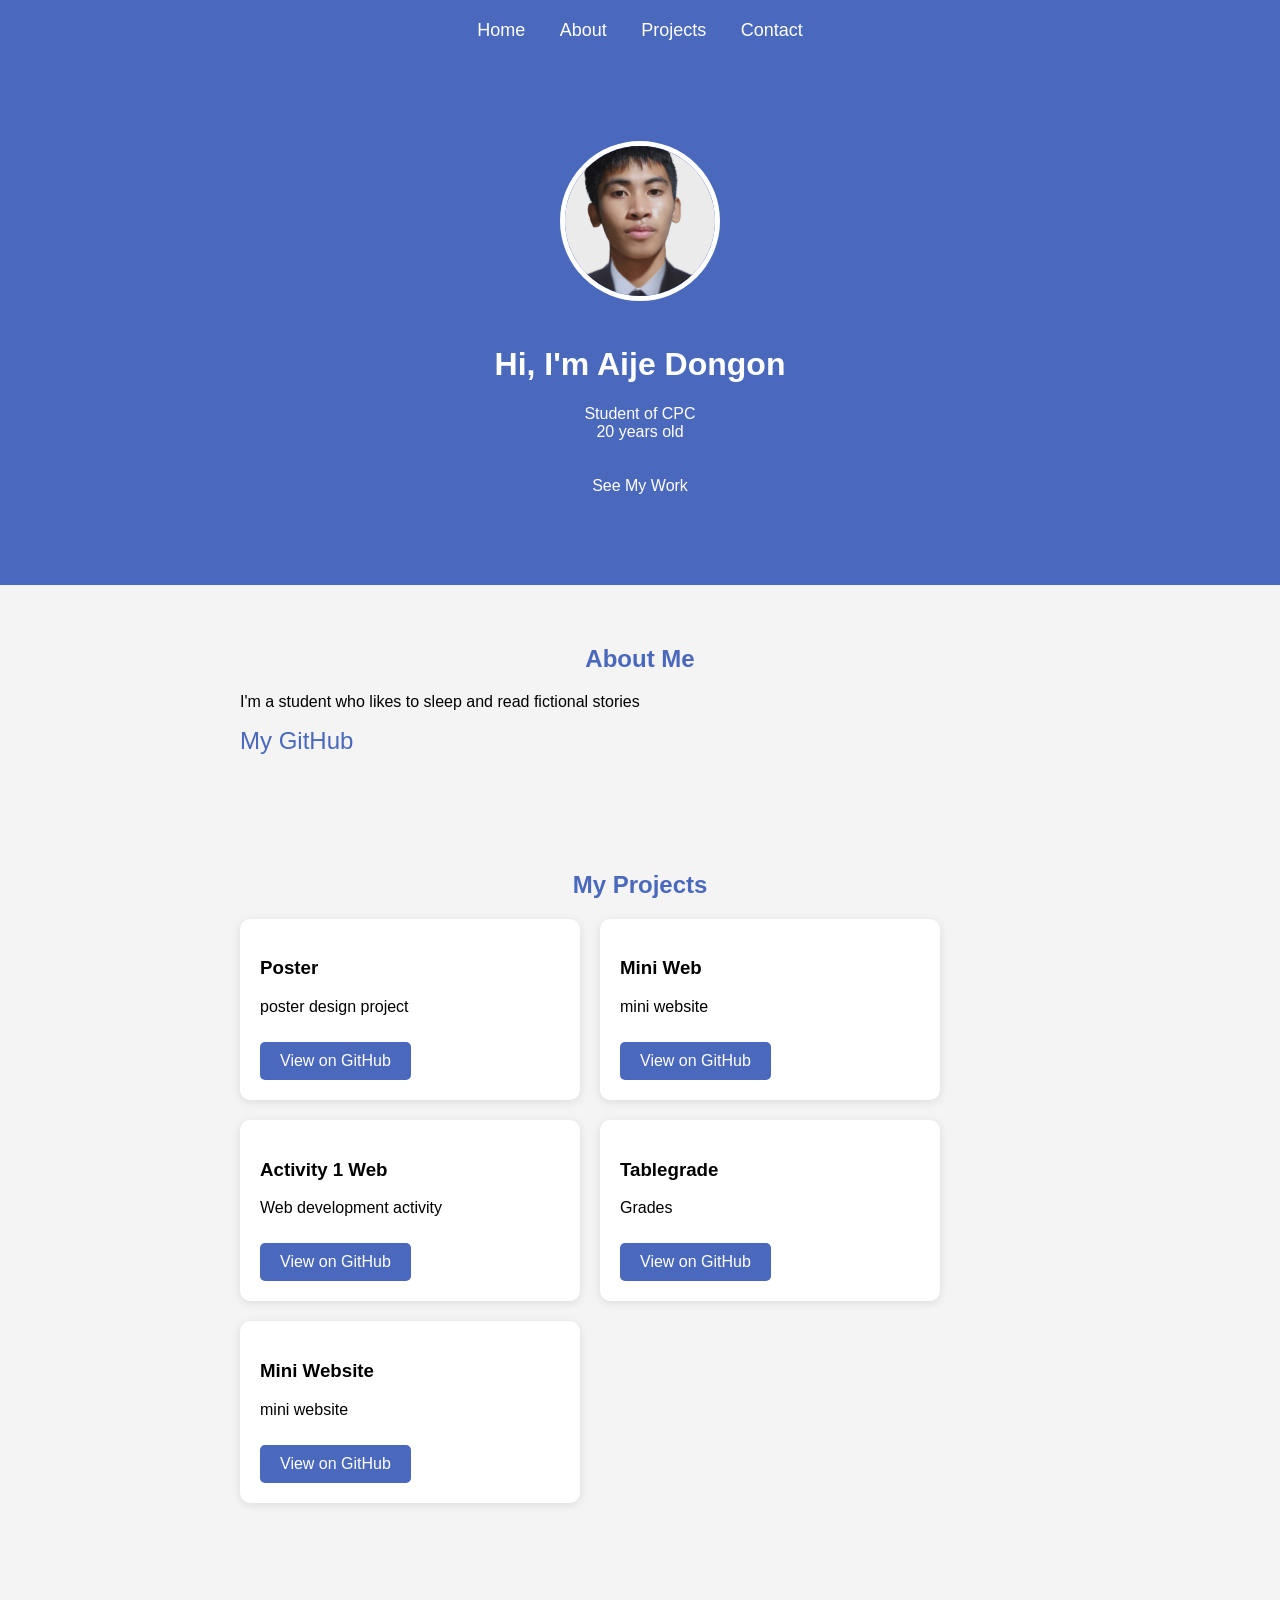
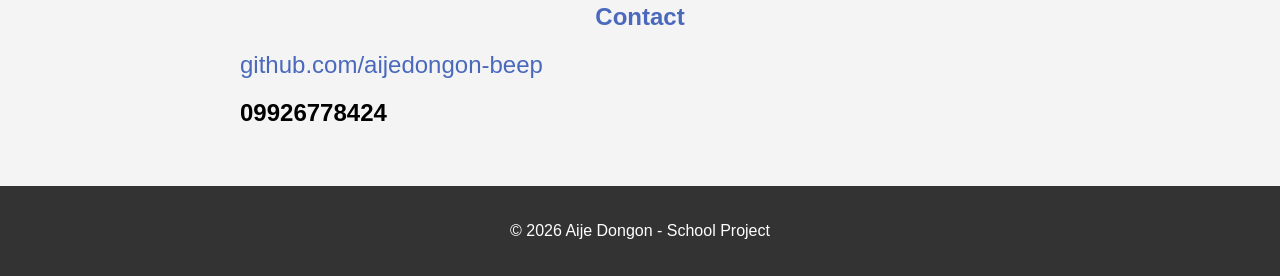
<file: index.html>
<!DOCTYPE html>
<html>
<head>
    <meta charset="UTF-8">
    <meta name="viewport" content="width=device-width, intial-scale=1.0">
    <title>Aije Dongon - Portfolio</title>
    <link rel="stylesheet" href="style.css">
</head>
<body>

    <header>
        <nav>
            <a href="#home">Home</a>
            <a href="#about">About</a>
            <a href="#projects">Projects</a>
            <a href="#contact">Contact</a>
        </nav>
    </header>

    <div id="home" class="hero">
        <img src="pic.jpg" alt="Aije Dongon" class="profile-pic">
        <h1>Hi, I'm Aije Dongon</h1>
        <p>Student of CPC 
            <br>20 years old </p>
        <a href="#projects" class="btn">See My Work</a>
    </div>

    <section id="about">
        <h2>About Me</h2>
        <p>I'm a student who likes to sleep and read fictional stories</p>
        <p><a href="https://github.com/aijedongon-beep" target="_blank" class="github-link"> My GitHub</a></p>
    </section>

    <section id="projects">
        <h2>My Projects</h2>
        <div class="projects">
            <div class="project">
                <h3>Poster</h3>
                <p> poster design project</p>
                <a href="https://github.com/aijedongon-beep/Poster" target="_blank" class="btn">View on GitHub</a>
            </div>
            <div class="project">
                <h3>Mini Web</h3>
                <p> mini website</p>
                <a href="https://github.com/aijedongon-beep/Mini-Web" target="_blank" class="btn">View on GitHub</a>
            </div>
            <div class="project">
                <h3>Activity 1 Web</h3>
                <p>Web development activity</p>
                <a href="https://github.com/aijedongon-beep/ACTIVITY---1-WEB" target="_blank" class="btn">View on GitHub</a>
            </div>
            <div class="project">
                <h3>Tablegrade</h3>
                <p>Grades</p>
                <a href="https://github.com/aijedongon-beep/Tablegrade" target="_blank" class="btn">View on GitHub</a>
            </div>
            <div class="project">
                <h3>Mini Website</h3>
                <p>mini website</p>
                <a href="https://github.com/aijedongon-beep/MINI-WEBSITE" target="_blank" class="btn">View on GitHub</a>
            </div>
        </div>
    </section>

    <section id="contact">
        <h2>Contact</h2>
        <p><a href="https://github.com/aijedongon-beep" target="_blank" class="github-link"> github.com/aijedongon-beep</a>
        <br><h1>09926778424</h1></p>
    </section>

    <footer>
        <p>© 2026 Aije Dongon - School Project</p>
    </footer>

</body>
</html>
</file>
<file: style.css>
body {
    font-family: Arial;
    margin: 0;
    padding: 0;
    background: #f4f4f4;
}

header {
    background: #4a69bd;
    color: white;
    padding: 20px;
    text-align: center;
}

nav a {
    color: white;
    text-decoration: none;
    margin: 0 15px;
    font-size: 18px;
}

.hero {
    background: #4a69bd;
    color: white;
    text-align: center;
    padding: 80px 20px;
}

.profile-pic {
    width: 150px;
    height: 150px;
    border-radius: 50%;
    border: 5px solid white;
    margin-bottom: 20px;
    object-fit: cover;
}

section {
    padding: 40px 20px;
    max-width: 800px;
    margin: 0 auto;
}

h2 {
    color: #4a69bd;
    text-align: center;
}

.projects {
    display: flex;
    gap: 20px;
    flex-wrap: wrap;
}

.project {
    background: white;
    padding: 20px;
    border-radius: 10px;
    width: 300px;
    box-shadow: 0 2px 10px rgba(0,0,0,0.1);
}

.btn {
    background: #4a69bd;
    color: white;
    padding: 10px 20px;
    text-decoration: none;
    border-radius: 5px;
    display: inline-block;
    margin-top: 10px;
}

.btn:hover {
    background: #3b5aa0;
}

footer {
    background: #333;
    color: white;
    text-align: center;
    padding: 20px;
}

.github-link {
    font-size: 24px;
    color: #4a69bd;
    text-decoration: none;
}
</file>
